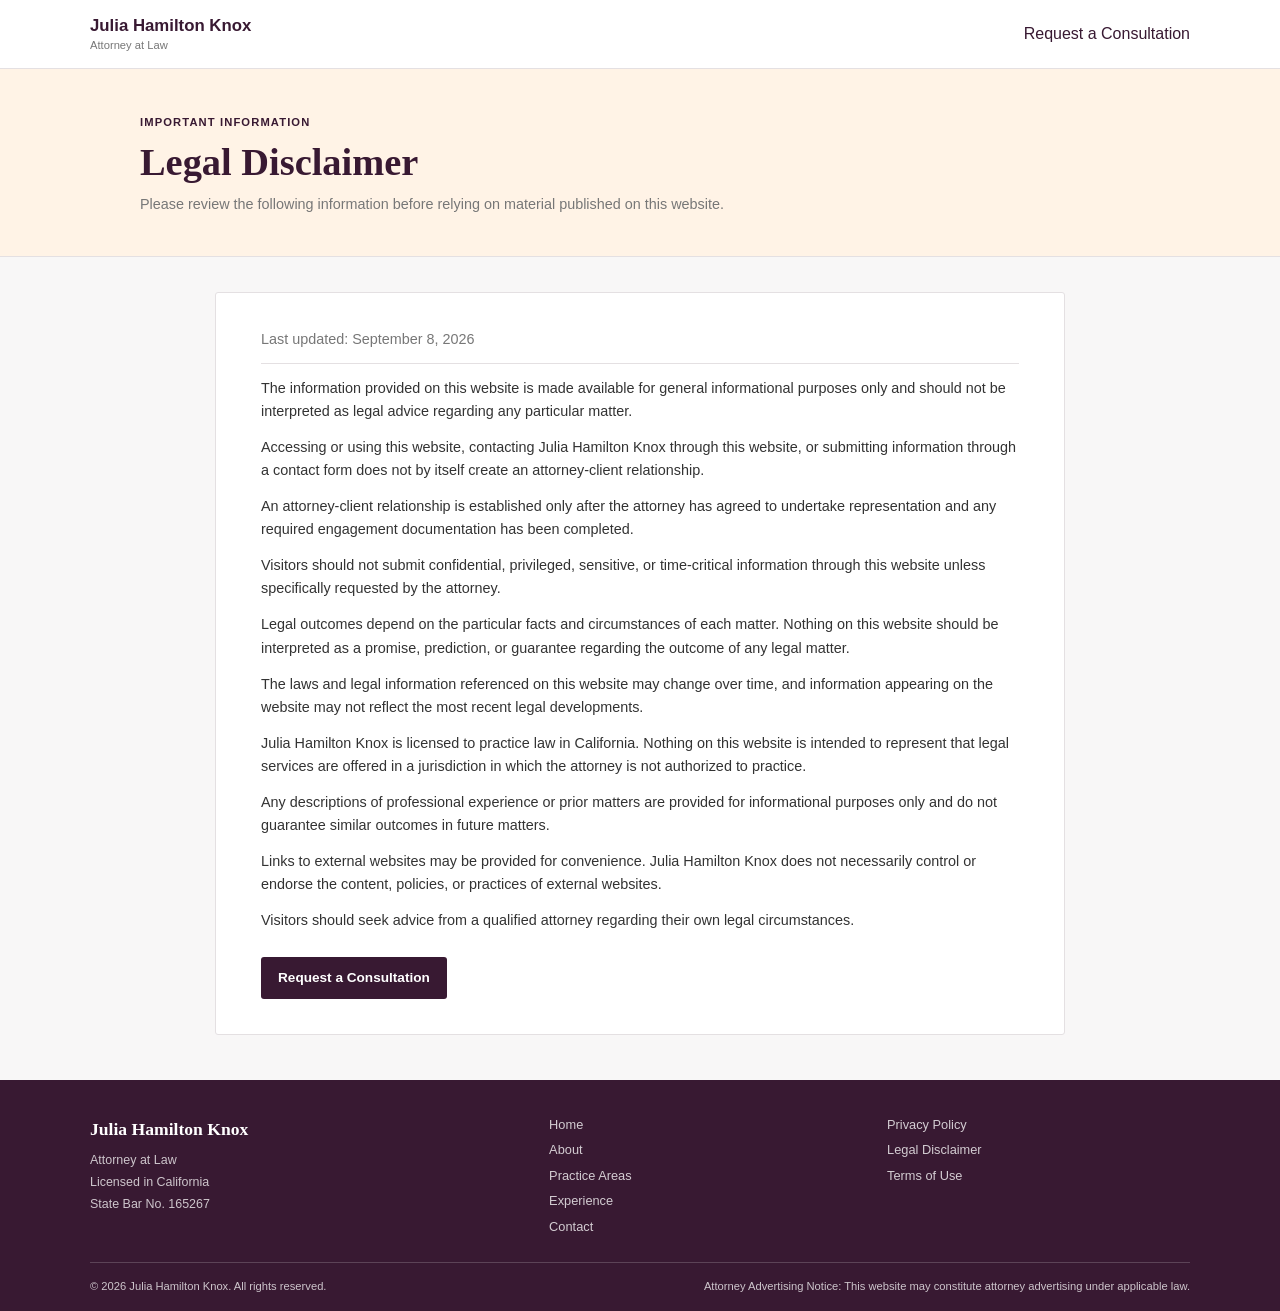
<file: legal-disclaimer.html>
<!DOCTYPE html>
<html lang="en">
<head>
  <meta charset="UTF-8">
  <meta name="viewport" content="width=device-width, initial-scale=1.0">

  <title>Legal Disclaimer | Julia Hamilton Knox</title>
  <meta
    name="description"
    content="Legal disclaimer for the website of Julia Hamilton Knox, a California attorney."
  >
  <link rel="canonical" href="https://www.juliahamiltonknox.com/legal-disclaimer.html">
  <link rel="icon" href="images/favicon.png" type="image/png">
  <link rel="stylesheet" href="style/legal.css">
</head>

<body>
  <div class="site-loader" aria-hidden="true">
    <div class="loader-spinner"></div>
  </div>

  <header class="site-header">
    <div class="container nav-container">
      <a href="index.html" class="site-logo">
        <span>Julia Hamilton Knox</span>
        <small>Attorney at Law</small>
      </a>
      
        <a href="/index.html" class="nav-cta">Request a Consultation</a>
      </nav>
    </div>
  </header>

  <main>
    <section class="page-hero">
      <div class="container">
        <p class="eyebrow">Important Information</p>
        <h1>Legal Disclaimer</h1>
        <p>
          Please review the following information before relying on material
          published on this website.
        </p>
      </div>
    </section>

    <section class="content-section">
      <div class="container content-container">
        <p class="last-updated">
          Last updated: September 8, 2026
        </p>

        <p>
          The information provided on this website is made available for
          general informational purposes only and should not be interpreted
          as legal advice regarding any particular matter.
        </p>

        <p>
          Accessing or using this website, contacting Julia Hamilton Knox
          through this website, or submitting information through a contact
          form does not by itself create an attorney-client relationship.
        </p>

        <p>
          An attorney-client relationship is established only after the
          attorney has agreed to undertake representation and any required
          engagement documentation has been completed.
        </p>

        <p>
          Visitors should not submit confidential, privileged, sensitive,
          or time-critical information through this website unless
          specifically requested by the attorney.
        </p>

        <p>
          Legal outcomes depend on the particular facts and circumstances of
          each matter. Nothing on this website should be interpreted as a
          promise, prediction, or guarantee regarding the outcome of any
          legal matter.
        </p>

        <p>
          The laws and legal information referenced on this website may
          change over time, and information appearing on the website may not
          reflect the most recent legal developments.
        </p>

        <p>
          Julia Hamilton Knox is licensed to practice law in California.
          Nothing on this website is intended to represent that legal
          services are offered in a jurisdiction in which the attorney is
          not authorized to practice.
        </p>

        <p>
          Any descriptions of professional experience or prior matters are
          provided for informational purposes only and do not guarantee
          similar outcomes in future matters.
        </p>

        <p>
          Links to external websites may be provided for convenience.
          Julia Hamilton Knox does not necessarily control or endorse the
          content, policies, or practices of external websites.
        </p>

        <p>
          Visitors should seek advice from a qualified attorney regarding
          their own legal circumstances.
        </p>

        <a href="index.html#contact" class="button button-primary">
          Request a Consultation
        </a>
      </div>
    </section>
  </main>

  <footer class="site-footer">
    <div class="container footer-container">
      <div>
        <h2>Julia Hamilton Knox</h2>
        <p>Attorney at Law</p>
        <p>Licensed in California</p>
        <p>State Bar No. 165267</p>
      </div>

      <div class="footer-links">
        <a href="index.html">Home</a>
        <a href="index.html#about">About</a>
        <a href="index.html#practice-areas">Practice Areas</a>
        <a href="index.html#experience">Experience</a>
        <a href="index.html#contact">Contact</a>
      </div>

      <div class="footer-legal">
        <a href="privacy-policy.html">Privacy Policy</a>
        <a href="legal-disclaimer.html">Legal Disclaimer</a>
        <a href="terms-of-use.html">Terms of Use</a>
      </div>
    </div>

    <div class="container footer-bottom">
      <p>© 2026 Julia Hamilton Knox. All rights reserved.</p>
      <p>
        Attorney Advertising Notice: This website may constitute attorney
        advertising under applicable law.
      </p>
    </div>
  </footer>

  <script src="script.js"></script>
</body>
</html>
</file>
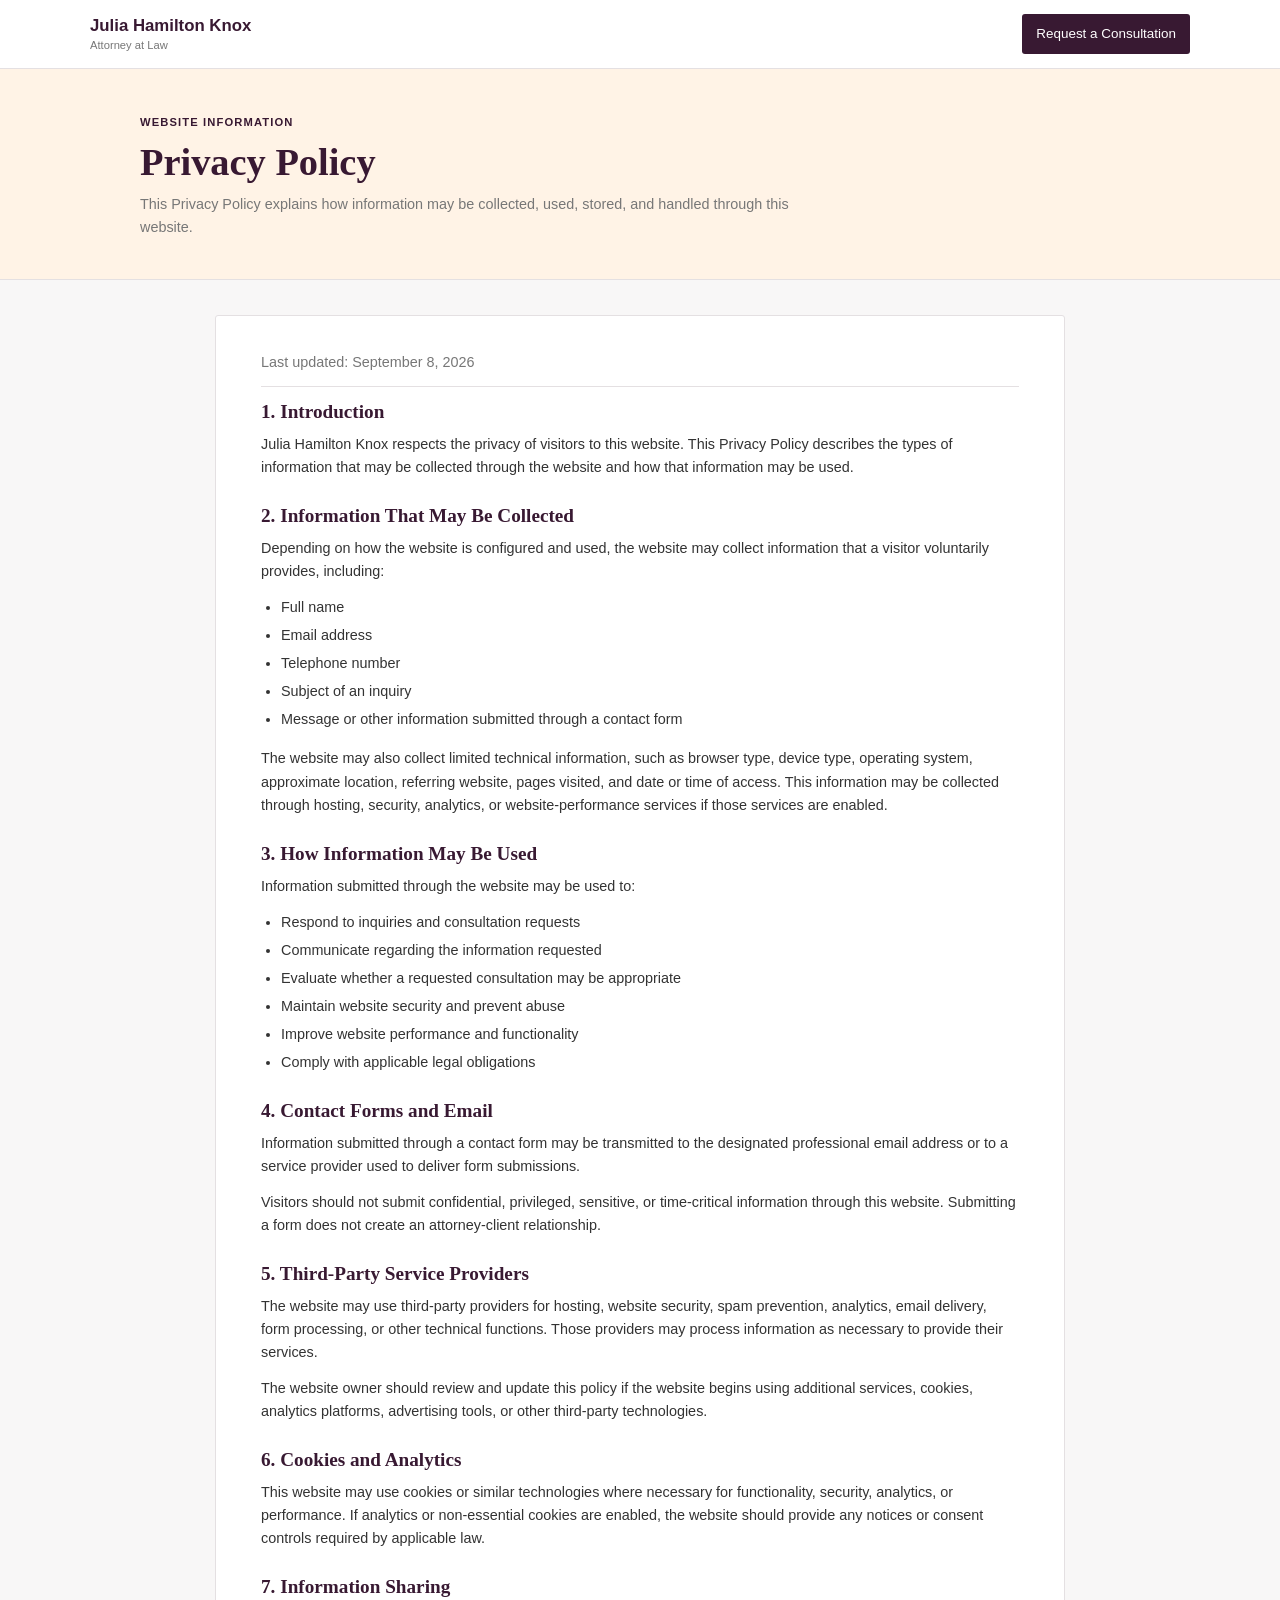
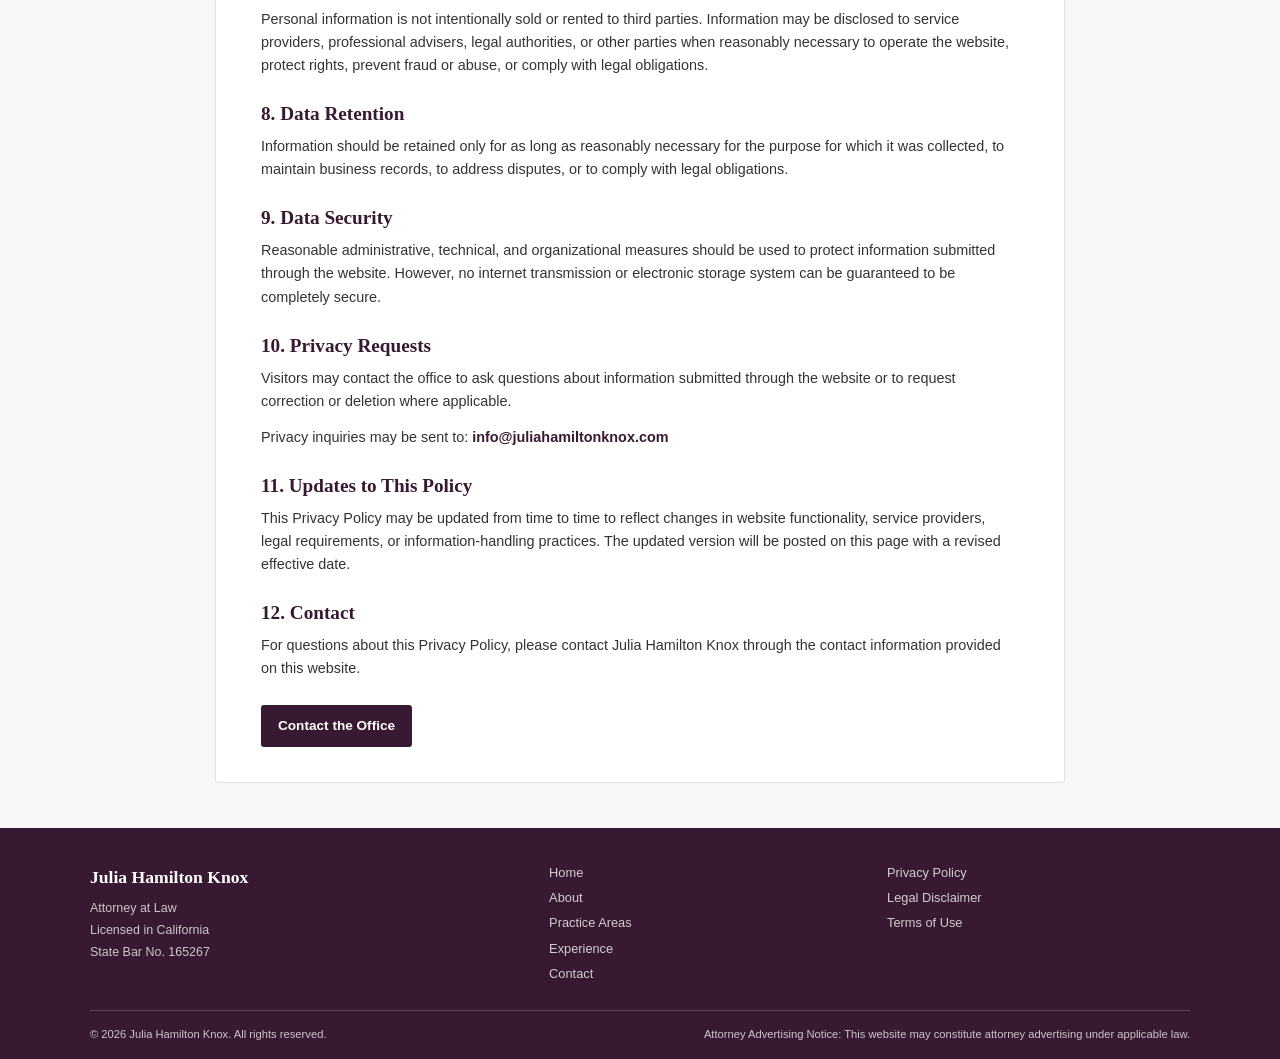
<file: privacy-policy.html>
<!DOCTYPE html>
<html lang="en">
<head>
  <meta charset="UTF-8">
  <meta name="viewport" content="width=device-width, initial-scale=1.0">

  <title>Privacy Policy | Julia Hamilton Knox</title>
  <meta
    name="description"
    content="Privacy Policy for the website of Julia Hamilton Knox, a California attorney."
  >
  <link rel="canonical" href="https://www.juliahamiltonknox.com/privacy-policy.html">
  <link rel="stylesheet" href="style/legal.css">
</head>

<body>
  <div class="site-loader" aria-hidden="true">
    <div class="loader-spinner"></div>
  </div>

  <header class="site-header">
    <div class="container nav-container">
      <a href="index.html" class="site-logo">
        <span>Julia Hamilton Knox</span>
        <small>Attorney at Law</small>
      </a>

      <nav class="site-nav" aria-label="Primary navigation">
        <a href="index.html#contact" class="nav-cta">Request a Consultation</a>
      </nav>
    </div>
  </header>

  <main>
    <section class="page-hero">
      <div class="container">
        <p class="eyebrow">Website Information</p>
        <h1>Privacy Policy</h1>
        <p>
          This Privacy Policy explains how information may be collected,
          used, stored, and handled through this website.
        </p>
      </div>
    </section>

    <section class="content-section">
      <div class="container content-container">
        <p class="last-updated">
          Last updated: September 8, 2026
        </p>

        <h2>1. Introduction</h2>
        <p>
          Julia Hamilton Knox respects the privacy of visitors to this
          website. This Privacy Policy describes the types of information
          that may be collected through the website and how that information
          may be used.
        </p>

        <h2>2. Information That May Be Collected</h2>
        <p>
          Depending on how the website is configured and used, the website
          may collect information that a visitor voluntarily provides,
          including:
        </p>

        <ul>
          <li>Full name</li>
          <li>Email address</li>
          <li>Telephone number</li>
          <li>Subject of an inquiry</li>
          <li>Message or other information submitted through a contact form</li>
        </ul>

        <p>
          The website may also collect limited technical information,
          such as browser type, device type, operating system, approximate
          location, referring website, pages visited, and date or time of
          access. This information may be collected through hosting,
          security, analytics, or website-performance services if those
          services are enabled.
        </p>

        <h2>3. How Information May Be Used</h2>
        <p>
          Information submitted through the website may be used to:
        </p>

        <ul>
          <li>Respond to inquiries and consultation requests</li>
          <li>Communicate regarding the information requested</li>
          <li>Evaluate whether a requested consultation may be appropriate</li>
          <li>Maintain website security and prevent abuse</li>
          <li>Improve website performance and functionality</li>
          <li>Comply with applicable legal obligations</li>
        </ul>

        <h2>4. Contact Forms and Email</h2>
        <p>
          Information submitted through a contact form may be transmitted
          to the designated professional email address or to a service
          provider used to deliver form submissions.
        </p>

        <p>
          Visitors should not submit confidential, privileged, sensitive,
          or time-critical information through this website. Submitting a
          form does not create an attorney-client relationship.
        </p>

        <h2>5. Third-Party Service Providers</h2>
        <p>
          The website may use third-party providers for hosting, website
          security, spam prevention, analytics, email delivery, form
          processing, or other technical functions. Those providers may
          process information as necessary to provide their services.
        </p>

        <p>
          The website owner should review and update this policy if the
          website begins using additional services, cookies, analytics
          platforms, advertising tools, or other third-party technologies.
        </p>

        <h2>6. Cookies and Analytics</h2>
        <p>
          This website may use cookies or similar technologies where
          necessary for functionality, security, analytics, or performance.
          If analytics or non-essential cookies are enabled, the website
          should provide any notices or consent controls required by
          applicable law.
        </p>

        <h2>7. Information Sharing</h2>
        <p>
          Personal information is not intentionally sold or rented to
          third parties. Information may be disclosed to service providers,
          professional advisers, legal authorities, or other parties when
          reasonably necessary to operate the website, protect rights,
          prevent fraud or abuse, or comply with legal obligations.
        </p>

        <h2>8. Data Retention</h2>
        <p>
          Information should be retained only for as long as reasonably
          necessary for the purpose for which it was collected, to maintain
          business records, to address disputes, or to comply with legal
          obligations.
        </p>

        <h2>9. Data Security</h2>
        <p>
          Reasonable administrative, technical, and organizational measures
          should be used to protect information submitted through the
          website. However, no internet transmission or electronic storage
          system can be guaranteed to be completely secure.
        </p>

        <h2>10. Privacy Requests</h2>
        <p>
          Visitors may contact the office to ask questions about information
          submitted through the website or to request correction or deletion
          where applicable.
        </p>

        <p>
          Privacy inquiries may be sent to:
          <a href="mailto:info@juliahamiltonknox.com">
            info@juliahamiltonknox.com
          </a>
        </p>

        <h2>11. Updates to This Policy</h2>
        <p>
          This Privacy Policy may be updated from time to time to reflect
          changes in website functionality, service providers, legal
          requirements, or information-handling practices. The updated
          version will be posted on this page with a revised effective date.
        </p>

        <h2>12. Contact</h2>
        <p>
          For questions about this Privacy Policy, please contact Julia
          Hamilton Knox through the contact information provided on this
          website.
        </p>

        <a href="index.html#contact" class="button button-primary">
          Contact the Office
        </a>
      </div>
    </section>
  </main>

  <footer class="site-footer">
    <div class="container footer-container">
      <div>
        <h2>Julia Hamilton Knox</h2>
        <p>Attorney at Law</p>
        <p>Licensed in California</p>
        <p>State Bar No. 165267</p>
      </div>

      <div class="footer-links">
        <a href="index.html">Home</a>
        <a href="index.html#about">About</a>
        <a href="index.html#practice-areas">Practice Areas</a>
        <a href="index.html#experience">Experience</a>
        <a href="index.html#contact">Contact</a>
      </div>

      <div class="footer-legal">
        <a href="privacy-policy.html">Privacy Policy</a>
        <a href="legal-disclaimer.html">Legal Disclaimer</a>
        <a href="terms-of-use.html">Terms of Use</a>
      </div>
    </div>

    <div class="container footer-bottom">
      <p>© 2026 Julia Hamilton Knox. All rights reserved.</p>
      <p>
        Attorney Advertising Notice: This website may constitute attorney
        advertising under applicable law.
      </p>
    </div>
  </footer>

  <script src="script.js"></script>
</body>
</html>
</file>
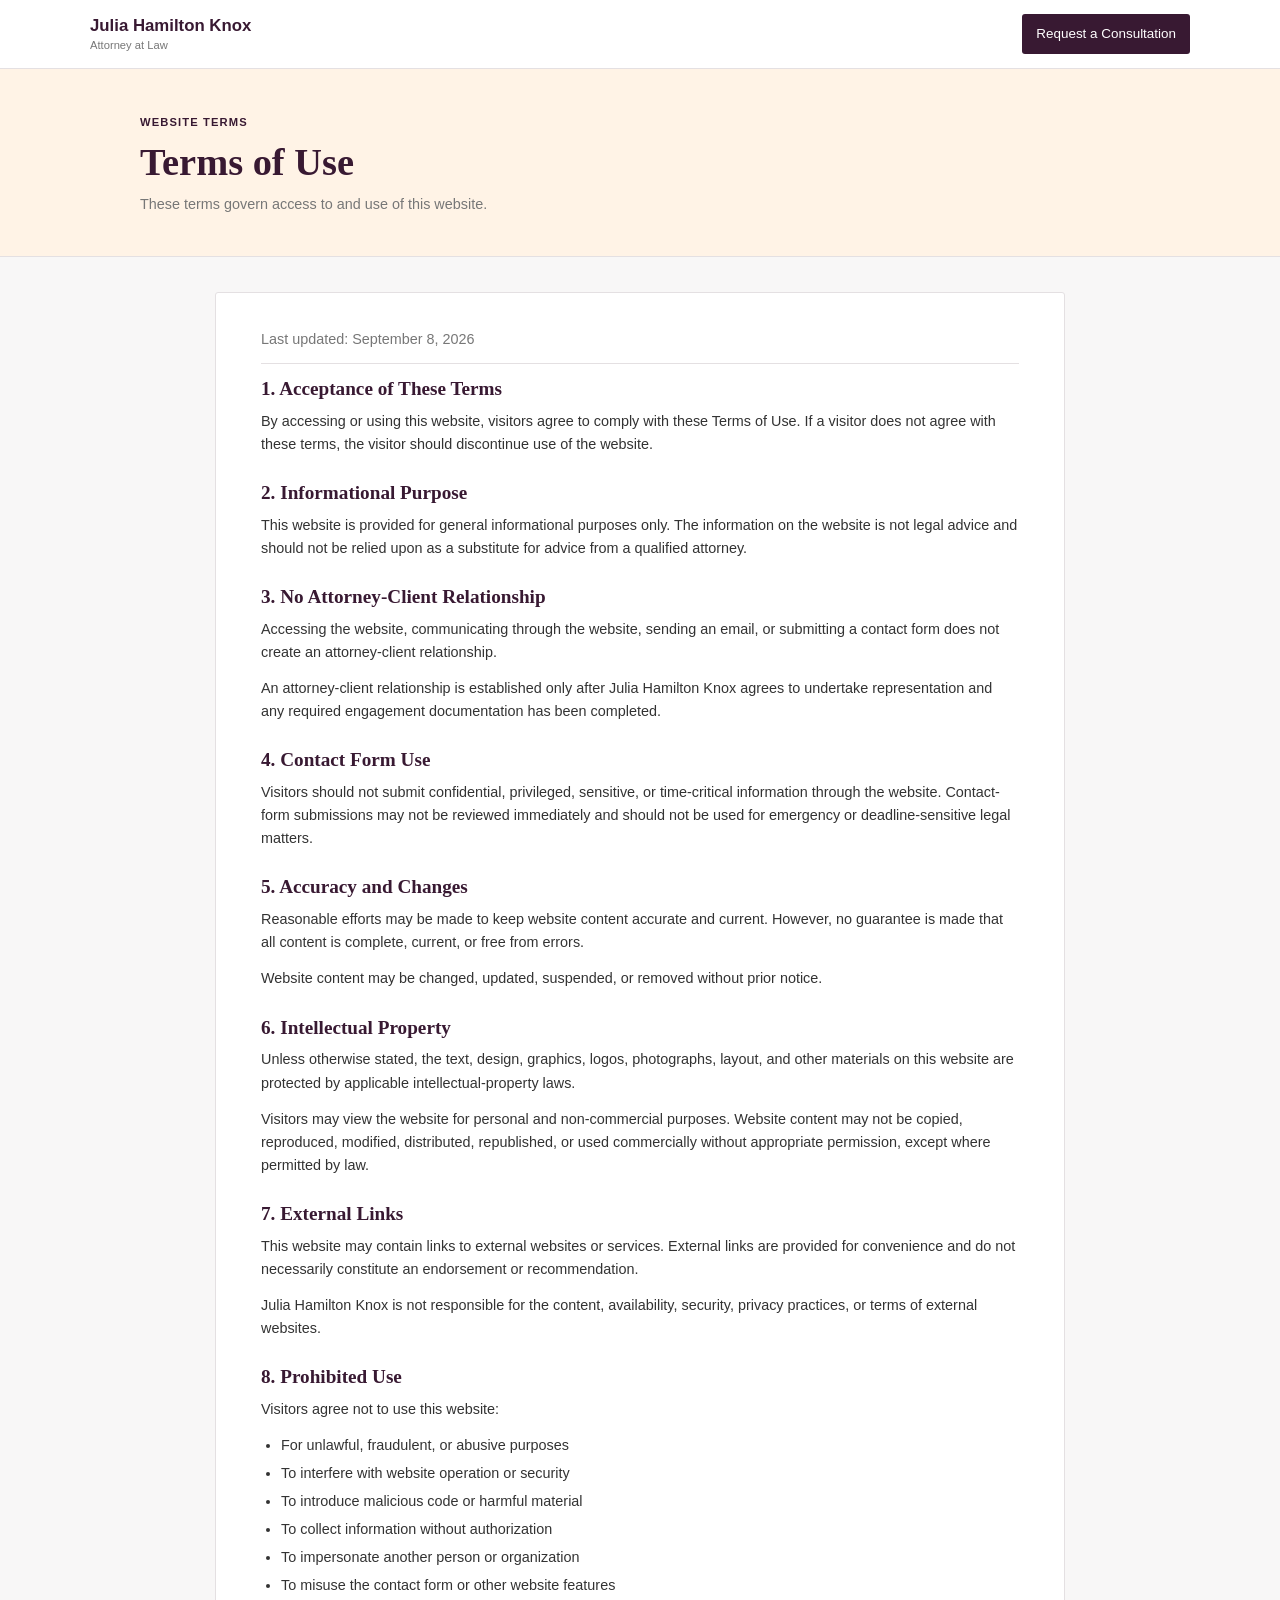
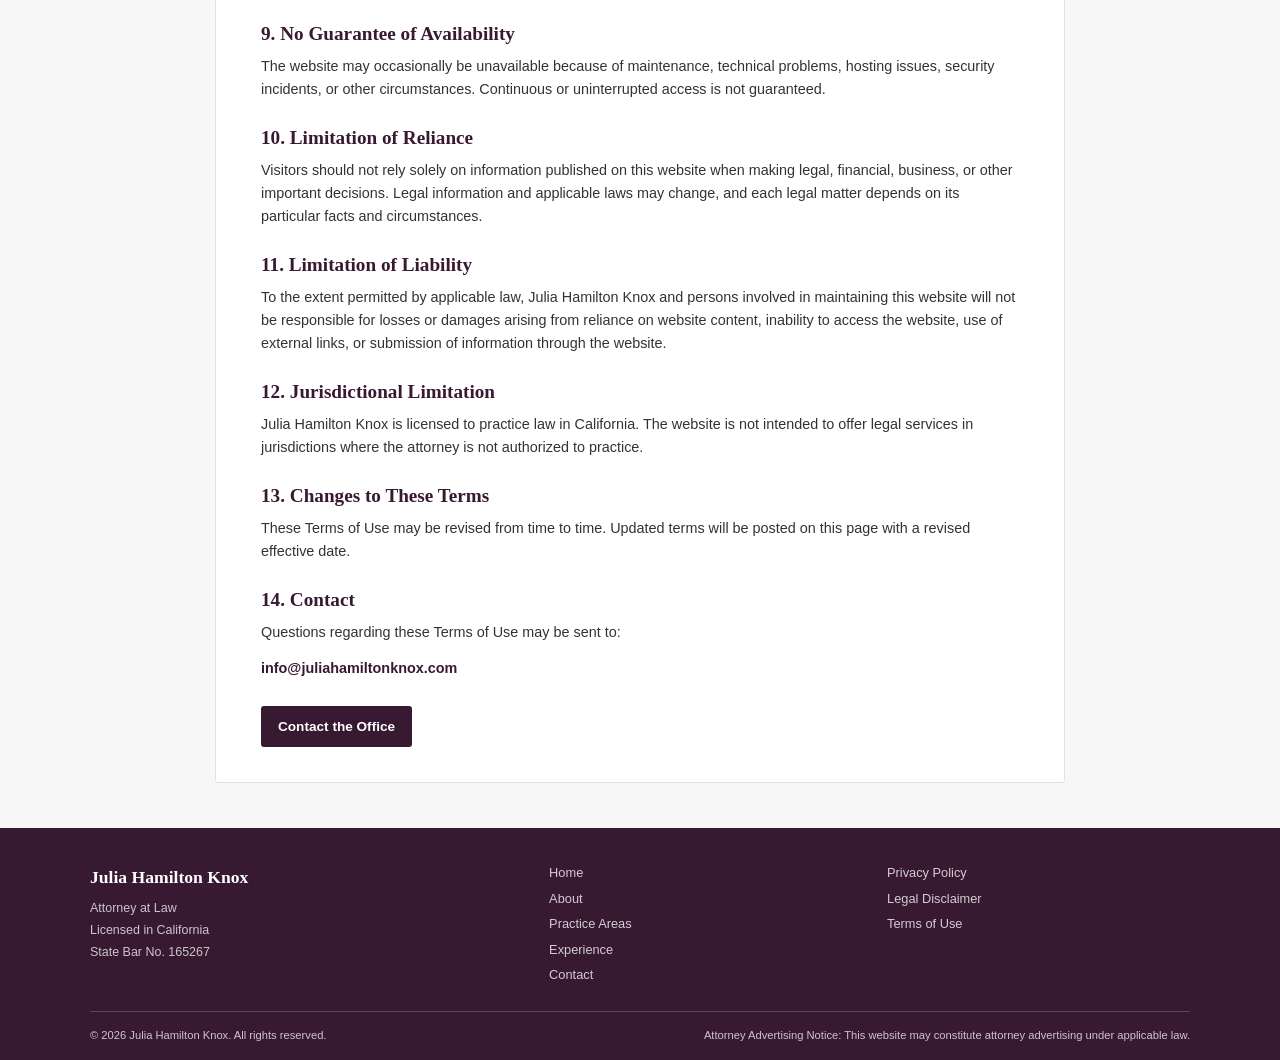
<file: terms-of-use.html>
<!DOCTYPE html>
<html lang="en">
<head>
  <meta charset="UTF-8">
  <meta name="viewport" content="width=device-width, initial-scale=1.0">

  <title>Terms of Use | Julia Hamilton Knox</title>
  <meta
    name="description"
    content="Terms of Use for the website of Julia Hamilton Knox, a California attorney."
  >
  <link rel="canonical" href="https://www.juliahamiltonknox.com/terms-of-use.html">
  <link rel="icon" href="images/favicon.png" type="image/png">
  <link rel="stylesheet" href="style/legal.css">
</head>

<body>
  <div class="site-loader" aria-hidden="true">
    <div class="loader-spinner"></div>
  </div>

  <header class="site-header">
    <div class="container nav-container">
      <a href="index.html" class="site-logo">
        <span>Julia Hamilton Knox</span>
        <small>Attorney at Law</small>
      </a>

      <nav class="site-nav" aria-label="Primary navigation">
        <a href="index.html#contact" class="nav-cta">Request a Consultation</a>
      </nav>
    </div>
  </header>

  <main>
    <section class="page-hero">
      <div class="container">
        <p class="eyebrow">Website Terms</p>
        <h1>Terms of Use</h1>
        <p>
          These terms govern access to and use of this website.
        </p>
      </div>
    </section>

    <section class="content-section">
      <div class="container content-container">
        <p class="last-updated">
          Last updated: September 8, 2026
        </p>

        <h2>1. Acceptance of These Terms</h2>
        <p>
          By accessing or using this website, visitors agree to comply with
          these Terms of Use. If a visitor does not agree with these terms,
          the visitor should discontinue use of the website.
        </p>

        <h2>2. Informational Purpose</h2>
        <p>
          This website is provided for general informational purposes only.
          The information on the website is not legal advice and should not
          be relied upon as a substitute for advice from a qualified attorney.
        </p>

        <h2>3. No Attorney-Client Relationship</h2>
        <p>
          Accessing the website, communicating through the website, sending
          an email, or submitting a contact form does not create an
          attorney-client relationship.
        </p>

        <p>
          An attorney-client relationship is established only after Julia
          Hamilton Knox agrees to undertake representation and any required
          engagement documentation has been completed.
        </p>

        <h2>4. Contact Form Use</h2>
        <p>
          Visitors should not submit confidential, privileged, sensitive,
          or time-critical information through the website. Contact-form
          submissions may not be reviewed immediately and should not be used
          for emergency or deadline-sensitive legal matters.
        </p>

        <h2>5. Accuracy and Changes</h2>
        <p>
          Reasonable efforts may be made to keep website content accurate and
          current. However, no guarantee is made that all content is complete,
          current, or free from errors.
        </p>

        <p>
          Website content may be changed, updated, suspended, or removed
          without prior notice.
        </p>

        <h2>6. Intellectual Property</h2>
        <p>
          Unless otherwise stated, the text, design, graphics, logos,
          photographs, layout, and other materials on this website are
          protected by applicable intellectual-property laws.
        </p>

        <p>
          Visitors may view the website for personal and non-commercial
          purposes. Website content may not be copied, reproduced, modified,
          distributed, republished, or used commercially without appropriate
          permission, except where permitted by law.
        </p>

        <h2>7. External Links</h2>
        <p>
          This website may contain links to external websites or services.
          External links are provided for convenience and do not necessarily
          constitute an endorsement or recommendation.
        </p>

        <p>
          Julia Hamilton Knox is not responsible for the content, availability,
          security, privacy practices, or terms of external websites.
        </p>

        <h2>8. Prohibited Use</h2>
        <p>
          Visitors agree not to use this website:
        </p>

        <ul>
          <li>For unlawful, fraudulent, or abusive purposes</li>
          <li>To interfere with website operation or security</li>
          <li>To introduce malicious code or harmful material</li>
          <li>To collect information without authorization</li>
          <li>To impersonate another person or organization</li>
          <li>To misuse the contact form or other website features</li>
        </ul>

        <h2>9. No Guarantee of Availability</h2>
        <p>
          The website may occasionally be unavailable because of maintenance,
          technical problems, hosting issues, security incidents, or other
          circumstances. Continuous or uninterrupted access is not guaranteed.
        </p>

        <h2>10. Limitation of Reliance</h2>
        <p>
          Visitors should not rely solely on information published on this
          website when making legal, financial, business, or other important
          decisions. Legal information and applicable laws may change, and
          each legal matter depends on its particular facts and circumstances.
        </p>

        <h2>11. Limitation of Liability</h2>
        <p>
          To the extent permitted by applicable law, Julia Hamilton Knox and
          persons involved in maintaining this website will not be responsible
          for losses or damages arising from reliance on website content,
          inability to access the website, use of external links, or
          submission of information through the website.
        </p>

        <h2>12. Jurisdictional Limitation</h2>
        <p>
          Julia Hamilton Knox is licensed to practice law in California.
          The website is not intended to offer legal services in jurisdictions
          where the attorney is not authorized to practice.
        </p>

        <h2>13. Changes to These Terms</h2>
        <p>
          These Terms of Use may be revised from time to time. Updated terms
          will be posted on this page with a revised effective date.
        </p>

        <h2>14. Contact</h2>
        <p>
          Questions regarding these Terms of Use may be sent to:
        </p>

        <p>
          <a href="mailto:info@juliahamiltonknox.com">
            info@juliahamiltonknox.com
          </a>
        </p>

        <a href="index.html#contact" class="button button-primary">
          Contact the Office
        </a>
      </div>
    </section>
  </main>

  <footer class="site-footer">
    <div class="container footer-container">
      <div>
        <h2>Julia Hamilton Knox</h2>
        <p>Attorney at Law</p>
        <p>Licensed in California</p>
        <p>State Bar No. 165267</p>
      </div>

      <div class="footer-links">
        <a href="index.html">Home</a>
        <a href="index.html#about">About</a>
        <a href="index.html#practice-areas">Practice Areas</a>
        <a href="index.html#experience">Experience</a>
        <a href="index.html#contact">Contact</a>
      </div>

      <div class="footer-legal">
        <a href="privacy-policy.html">Privacy Policy</a>
        <a href="legal-disclaimer.html">Legal Disclaimer</a>
        <a href="terms-of-use.html">Terms of Use</a>
      </div>
    </div>

    <div class="container footer-bottom">
      <p>© 2026 Julia Hamilton Knox. All rights reserved.</p>
      <p>
        Attorney Advertising Notice: This website may constitute attorney
        advertising under applicable law.
      </p>
    </div>
  </footer>

  <script src="script.js"></script>
</body>
</html>
</file>
<file: style/legal.css>
/* 
   JULIA HAMILTON KNOX
   COMPACT LEGAL PAGES
 */

:root {
  --primary: #381932;
  --cream: #fff3e6;
  --text: #333333;
  --muted: #777777;
  --border: #e4e0e2;
  --white: #ffffff;
}

/*  Base  */

* {
  box-sizing: border-box;
}

html {
  scroll-behavior: smooth;
}

body {
  margin: 0;
  background: #f8f7f7;
  color: var(--text);
  font-family: Arial, Helvetica, sans-serif;
  line-height: 1.6;
}

a {
  color: var(--primary);
  text-decoration: none;
}

a:hover {
  text-decoration: underline;
}

.container {
  width: 92%;
  max-width: 1100px;
  margin: 0 auto;
}


/*  Header  */

.site-header {
  background: var(--white);
  border-bottom: 1px solid var(--border);
}

.nav-container {
  min-height: 68px;
  display: flex;
  align-items: center;
  justify-content: space-between;
}

.site-logo {
  display: flex;
  flex-direction: column;
  color: var(--primary);
  line-height: 1.2;
}

.site-logo:hover {
  text-decoration: none;
}

.site-logo span {
  font-size: 1.05rem;
  font-weight: 700;
}

.site-logo small {
  margin-top: 3px;
  color: var(--muted);
  font-size: 0.7rem;
}

.site-nav {
  display: flex;
  align-items: center;
  gap: 20px;
}

.site-nav a {
  color: var(--text);
  font-size: 0.84rem;
}

.site-nav a:hover {
  color: var(--primary);
  text-decoration: none;
}

.site-nav .nav-cta {
  padding: 9px 14px;
  background: var(--primary);
  color: var(--white);
  border-radius: 3px;
}

.site-nav .nav-cta:hover {
  color: var(--white);
}


/*  Mobile Menu  */

.menu-toggle {
  display: none;
  padding: 6px;
  border: 0;
  background: transparent;
  cursor: pointer;
}

.menu-toggle span {
  display: block;
  width: 23px;
  height: 2px;
  margin: 4px 0;
  background: var(--primary);
}


/*  Page Header  */

.page-hero {
  padding: 45px 0 40px;
  background: var(--cream);
  border-bottom: 1px solid var(--border);
}

.page-hero .container {
  max-width: 1000px;
}

.page-hero .eyebrow {
  margin: 0 0 7px;
  color: var(--primary);
  font-size: 0.7rem;
  font-weight: 700;
  letter-spacing: 0.1em;
  text-transform: uppercase;
}

.page-hero h1 {
  margin: 0 0 8px;
  color: var(--primary);
  font-family: Georgia, "Times New Roman", serif;
  font-size: 2.4rem;
  line-height: 1.2;
}

.page-hero p:not(.eyebrow) {
  max-width: 650px;
  margin: 0;
  color: var(--muted);
  font-size: 0.9rem;
}


/*  Legal Content  */

.content-section {
  padding: 35px 0 45px;
}

.content-container {
  max-width: 850px;
  padding: 35px 45px;
  background: var(--white);
  border: 1px solid var(--border);
  border-radius: 3px;
}

.last-updated {
  margin: 0 0 25px;
  padding-bottom: 12px;
  border-bottom: 1px solid var(--border);
  color: var(--muted);
  font-size: 0.78rem;
}

.content-container h2 {
  margin: 25px 0 8px;
  color: var(--primary);
  font-family: Georgia, "Times New Roman", serif;
  font-size: 1.2rem;
  line-height: 1.3;
}

.content-container h2:first-of-type {
  margin-top: 0;
}

.content-container p {
  margin: 0 0 13px;
  font-size: 0.9rem;
}

.content-container ul {
  margin: 8px 0 16px;
  padding-left: 20px;
}

.content-container li {
  margin-bottom: 5px;
  font-size: 0.9rem;
}

.content-container a:not(.button) {
  color: var(--primary);
  font-weight: 600;
}


/*  Button  */

.button {
  display: inline-block;
  margin-top: 12px;
  padding: 10px 17px;
  border-radius: 3px;
  font-size: 0.85rem;
  font-weight: 600;
}

.button-primary {
  background: var(--primary);
  color: var(--white) !important;
}

.button-primary:hover {
  background: #4a2242;
  text-decoration: none;
}


/*  Footer  */

.site-footer {
  padding: 35px 0 15px;
  background: var(--primary);
  color: var(--white);
}

.footer-container {
  display: grid;
  grid-template-columns: 1.4fr 1fr 1fr;
  gap: 35px;
  padding-bottom: 25px;
}

.site-footer h2 {
  margin: 0 0 8px;
  font-family: Georgia, "Times New Roman", serif;
  font-size: 1.1rem;
}

.site-footer p {
  margin: 2px 0;
  color: rgba(255, 255, 255, 0.75);
  font-size: 0.78rem;
}

.footer-links,
.footer-legal {
  display: flex;
  flex-direction: column;
  gap: 5px;
}

.footer-links a,
.footer-legal a {
  color: rgba(255, 255, 255, 0.78);
  font-size: 0.8rem;
}

.footer-links a:hover,
.footer-legal a:hover {
  color: var(--white);
}

.footer-bottom {
  display: flex;
  justify-content: space-between;
  gap: 25px;
  padding-top: 15px;
  border-top: 1px solid rgba(255, 255, 255, 0.18);
}

.footer-bottom p {
  margin: 0;
  font-size: 0.7rem;
}

/*  Tablet  */

@media (max-width: 900px) {

  .site-nav {
    gap: 12px;
  }

  .site-nav a {
    font-size: 0.78rem;
  }

  .footer-container {
    grid-template-columns: 1fr 1fr;
  }
}


/*  Mobile  */

@media (max-width: 700px) {

  .container {
    width: 90%;
  }

  .nav-container {
    min-height: 64px;
  }

  .menu-toggle {
    display: block;
  }

  .site-nav {
    position: absolute;
    top: 64px;
    left: 0;
    right: 0;
    z-index: 100;
    display: none;
    flex-direction: column;
    align-items: stretch;
    gap: 0;
    padding: 8px 5%;
    background: var(--white);
    border-bottom: 1px solid var(--border);
  }

  .site-nav.active {
    display: flex;
  }

  .site-nav a {
    padding: 10px 0;
    border-bottom: 1px solid #f0edef;
  }

  .site-nav .nav-cta {
    margin: 8px 0;
    padding: 10px;
    text-align: center;
  }

  .page-hero {
    padding: 35px 0;
  }

  .page-hero h1 {
    font-size: 2rem;
  }

  .content-section {
    padding: 25px 0 35px;
  }

  .content-container {
    width: 100%;
    padding: 25px 22px;
  }

  .content-container h2 {
    margin-top: 22px;
    font-size: 1.1rem;
  }

  .content-container p,
  .content-container li {
    font-size: 0.88rem;
  }

  .footer-container {
    grid-template-columns: 1fr;
    gap: 22px;
  }

  .footer-bottom {
    flex-direction: column;
    gap: 6px;
  }
}


/*  Small Phones  */

@media (max-width: 400px) {

  .container {
    width: 88%;
  }

  .page-hero h1 {
    font-size: 1.8rem;
  }

  .content-container {
    padding: 22px 18px;
  }

  .button {
    width: 100%;
    text-align: center;
  }
}
</file>
